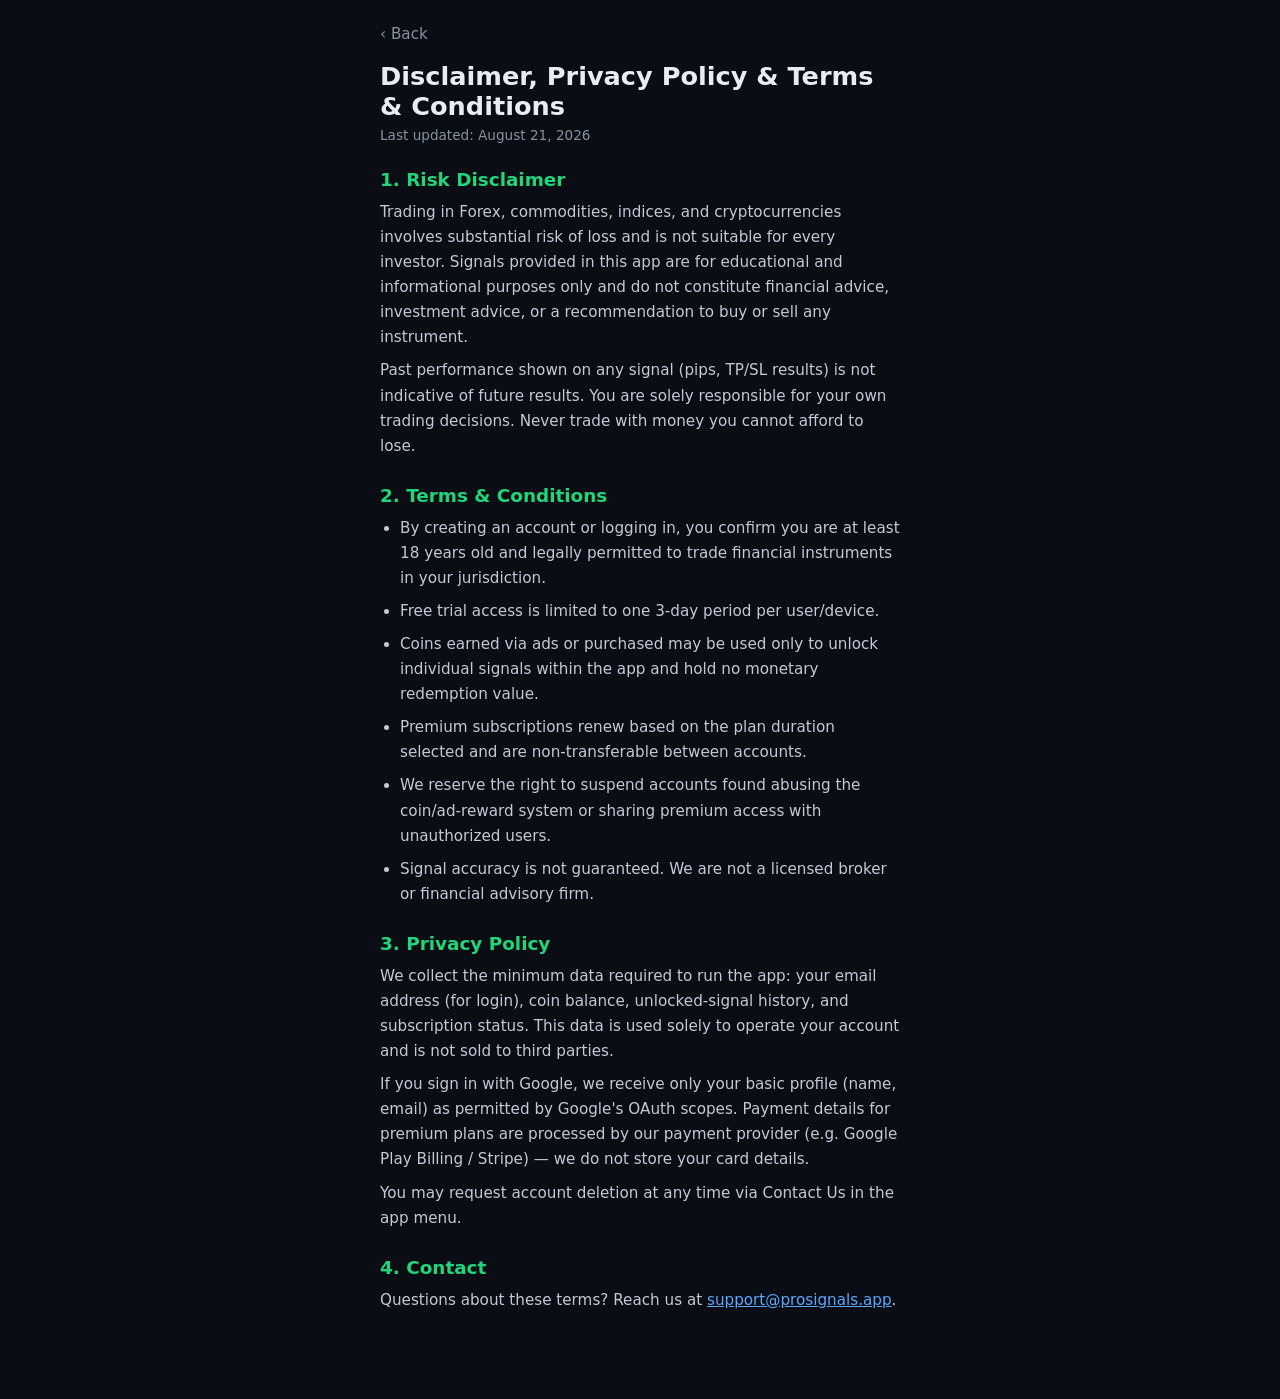
<file: terms.html>
<!DOCTYPE html>
<html lang="en">
<head>
<meta charset="UTF-8">
<meta name="viewport" content="width=device-width, initial-scale=1.0">
<title>Terms, Privacy &amp; Disclaimer — ProSignals</title>
<meta name="theme-color" content="#0a0d13">
<link rel="icon" href="icon.svg" type="image/svg+xml">
<link rel="stylesheet" href="style.css">
<link rel="stylesheet" href="auth.css">
</head>
<body>
<div class="terms-wrap">
  <a href="javascript:history.back()" class="terms-back">‹ Back</a>
  <h1>Disclaimer, Privacy Policy &amp; Terms &amp; Conditions</h1>
  <p class="updated">Last updated: August 21, 2026</p>

  <div class="terms-section">
    <h2>1. Risk Disclaimer</h2>
    <p>Trading in Forex, commodities, indices, and cryptocurrencies involves substantial risk of loss and is not suitable for every investor. Signals provided in this app are for educational and informational purposes only and do not constitute financial advice, investment advice, or a recommendation to buy or sell any instrument.</p>
    <p>Past performance shown on any signal (pips, TP/SL results) is not indicative of future results. You are solely responsible for your own trading decisions. Never trade with money you cannot afford to lose.</p>
  </div>

  <div class="terms-section">
    <h2>2. Terms &amp; Conditions</h2>
    <ul>
      <li>By creating an account or logging in, you confirm you are at least 18 years old and legally permitted to trade financial instruments in your jurisdiction.</li>
      <li>Free trial access is limited to one 3-day period per user/device.</li>
      <li>Coins earned via ads or purchased may be used only to unlock individual signals within the app and hold no monetary redemption value.</li>
      <li>Premium subscriptions renew based on the plan duration selected and are non-transferable between accounts.</li>
      <li>We reserve the right to suspend accounts found abusing the coin/ad-reward system or sharing premium access with unauthorized users.</li>
      <li>Signal accuracy is not guaranteed. We are not a licensed broker or financial advisory firm.</li>
    </ul>
  </div>

  <div class="terms-section">
    <h2>3. Privacy Policy</h2>
    <p>We collect the minimum data required to run the app: your email address (for login), coin balance, unlocked-signal history, and subscription status. This data is used solely to operate your account and is not sold to third parties.</p>
    <p>If you sign in with Google, we receive only your basic profile (name, email) as permitted by Google's OAuth scopes. Payment details for premium plans are processed by our payment provider (e.g. Google Play Billing / Stripe) — we do not store your card details.</p>
    <p>You may request account deletion at any time via Contact Us in the app menu.</p>
  </div>

  <div class="terms-section">
    <h2>4. Contact</h2>
    <p>Questions about these terms? Reach us at <a href="mailto:support@prosignals.app" style="color:#5aa7ff;">support@prosignals.app</a>.</p>
  </div>
</div>
</body>
</html>
</file>
<file: style.css>
:root{
  --bg:#0a0d13;
  --bg-elev:#121722;
  --card:#151b28;
  --card-border:#232b3a;
  --text:#e8ecf3;
  --text-dim:#8891a3;
  --green:#20d67a;
  --green-dim:#163625;
  --red:#ff5461;
  --red-dim:#3a1a1e;
  --gold:#f0b429;
  --blue:#4d9fff;
  --radius:16px;
  font-size:16px;
}
*{box-sizing:border-box; margin:0; padding:0; -webkit-tap-highlight-color:transparent;}
html,body{height:100%;}
body{
  background:var(--bg);
  color:var(--text);
  font-family:'Segoe UI', system-ui, -apple-system, Roboto, Helvetica, Arial, sans-serif;
  overflow-x:hidden;
}
button{font-family:inherit; border:none; background:none; color:inherit; cursor:pointer;}
select{font-family:inherit;}

/* ===== APP SHELL ===== */
.app{
  max-width:520px;
  margin:0 auto;
  min-height:100vh;
  display:flex;
  flex-direction:column;
  padding-bottom:24px;
}

.topbar{
  display:flex; align-items:center; gap:14px;
  padding:18px 18px 12px;
  position:sticky; top:0; z-index:5;
  background:linear-gradient(180deg, var(--bg) 80%, transparent);
}
.topbar h1{font-size:1.5rem; font-weight:700; flex:1;}
.icon-btn{font-size:1.4rem; padding:6px 8px; border-radius:10px; color:var(--text);}
.icon-btn:active{background:var(--card-border);}
.topbar-right{display:flex; align-items:center; gap:6px;}
.coin-pill{
  display:flex; align-items:center; gap:6px;
  background:linear-gradient(135deg,#3a2f0d,#1a1a14);
  border:1px solid #5c4a12;
  color:var(--gold); font-weight:700;
  padding:8px 14px; border-radius:20px; font-size:0.95rem;
}

.more-menu{
  position:absolute; top:48px; right:0;
  background:var(--bg-elev); border:1px solid var(--card-border);
  border-radius:14px; min-width:180px;
  box-shadow:0 12px 30px rgba(0,0,0,0.5);
  opacity:0; pointer-events:none; transform:translateY(-8px);
  transition:all .18s ease; z-index:15; overflow:hidden;
}
.more-menu.show{opacity:1; pointer-events:auto; transform:translateY(0);}
.more-item{
  display:block; width:100%; text-align:left;
  padding:14px 18px; color:var(--text); font-size:0.98rem;
  text-decoration:none; border-bottom:1px solid var(--card-border);
}
.more-item:last-child{border-bottom:none;}
.more-item:active{background:var(--card);}
.more-item.danger{color:var(--red);}

/* ===== TABS ===== */
.tabs{
  display:flex; gap:6px;
  padding:4px 18px 14px;
  overflow-x:auto;
}
.tab{
  flex:1; text-align:center;
  padding:10px 6px;
  color:var(--text-dim);
  font-weight:700; letter-spacing:.03em;
  font-size:0.85rem;
  border-bottom:3px solid transparent;
  white-space:nowrap;
}
.tab.active{color:var(--green); border-color:var(--green);}

/* ===== VIEWS ===== */
.view{padding:0 18px;}
.view.hidden{display:none;}

/* ===== SIGNAL CARDS ===== */
.signals-list{display:flex; flex-direction:column; gap:14px;}
.date-sep{
  color:var(--text-dim);
  font-size:0.95rem;
  margin:6px 2px 2px;
}
.signal-card{
  background:var(--card);
  border:1px solid var(--card-border);
  border-radius:var(--radius);
  padding:16px;
  transition:background .15s;
}
.signal-row{display:flex; align-items:center; gap:12px; cursor:pointer;}
.dir-badge{
  font-size:0.78rem; font-weight:800; letter-spacing:.02em;
  padding:5px 10px; border-radius:8px; border:1px solid;
  display:flex; align-items:center; gap:4px; flex-shrink:0;
}
.dir-badge.buy{color:var(--green); border-color:var(--green); background:rgba(32,214,122,0.08);}
.dir-badge.sell{color:var(--red); border-color:var(--red); background:rgba(255,84,97,0.08);}
.live-dot{width:8px;height:8px;border-radius:50%;background:var(--green); flex-shrink:0; box-shadow:0 0 8px var(--green);}
.pair-name{font-weight:700; font-size:1.05rem;}
.pair-price{color:var(--text-dim); font-weight:400; margin-left:4px; font-size:0.95rem;}
.signal-title-wrap{flex:1; min-width:0;}
.signal-title-wrap .pair-line{display:flex; align-items:baseline; flex-wrap:wrap; gap:4px;}
.signal-time{color:var(--text-dim); font-size:0.82rem; margin-top:2px;}
.signal-right{display:flex; flex-direction:column; align-items:flex-end; gap:6px;}
.pips{font-weight:700; font-size:1.05rem;}
.pips.pos{color:var(--green);}
.pips.neg{color:var(--red);}
.status-chip{
  font-size:0.72rem; font-weight:700; letter-spacing:.02em;
  padding:4px 10px; border-radius:8px; border:1px solid;
  white-space:nowrap;
}
.status-chip.done{color:var(--green); border-color:var(--green);}
.status-chip.hit{color:var(--red); border-color:var(--red);}
.status-chip.live{color:var(--blue); border-color:var(--blue);}
.lock-icon{font-size:1.1rem; margin:0 4px;}
.chevron{color:var(--text-dim); font-size:0.9rem; transition:transform .2s;}
.signal-card.expanded .chevron{transform:rotate(180deg);}

.signal-details{
  max-height:0; overflow:hidden;
  transition:max-height .25s ease;
}
.signal-card.expanded .signal-details{max-height:400px; margin-top:14px;}
.details-inner{border-top:1px solid var(--card-border); padding-top:14px; display:flex; flex-direction:column; gap:12px;}
.detail-row{display:flex; justify-content:space-between; align-items:center; font-size:0.95rem;}
.detail-row .label{color:var(--text-dim);}
.detail-row .val{font-weight:700;}
.detail-row .val.sl{color:var(--red);}
.tp-check{color:var(--green); margin-right:6px;}
.tp-wait{color:var(--gold); margin-right:6px;}

.locked-actions{display:flex; gap:10px; margin-top:2px;}
.btn-upgrade{
  flex:1; text-align:center;
  padding:12px; border-radius:12px;
  background:linear-gradient(135deg,#3a2f0d,#241d08);
  border:1px solid var(--gold);
  color:var(--gold); font-weight:700; font-size:0.95rem;
}
.btn-unlock{
  flex:1; text-align:center;
  padding:12px; border-radius:12px;
  background:var(--bg-elev);
  border:1px solid var(--card-border);
  color:var(--text); font-weight:600; font-size:0.9rem;
}

/* ===== TRIAL / REWARDS / GENERIC / PREMIUM shared card look ===== */
.trial-card, .rewards-card, .generic-card{
  background:var(--card); border:1px solid var(--card-border);
  border-radius:var(--radius); padding:32px 24px;
  text-align:center; margin-top:30px;
}
.trial-icon, .rewards-icon, .generic-icon{font-size:2.6rem; margin-bottom:14px;}
.trial-card h2, .rewards-card h2, .generic-card h2{margin-bottom:10px;}
.trial-card p, .rewards-card p, .generic-card p{color:var(--text-dim); font-size:0.95rem; margin-bottom:20px; line-height:1.5;}
.trial-status, .rewards-note{color:var(--green); font-weight:600; margin-top:14px; font-size:0.9rem;}
.rewards-balance{font-size:1.1rem; margin-bottom:18px;}
.rewards-balance b{color:var(--gold);}

.btn-primary{
  background:linear-gradient(135deg,#26e08a,#1aa860);
  color:#04150c; font-weight:800;
  padding:14px 24px; border-radius:14px; font-size:1rem;
  width:100%;
}
.btn-primary:active{filter:brightness(0.9);}
.btn-ghost{
  background:var(--bg-elev); border:1px solid var(--card-border);
  color:var(--text); font-weight:600;
  padding:14px 24px; border-radius:14px; width:100%;
}

/* ===== PROFILE VIEW ===== */
.profile-card{
  background:var(--card); border:1px solid var(--card-border);
  border-radius:var(--radius); padding:32px 24px; margin-top:20px; text-align:center;
}
.profile-avatar{
  width:76px; height:76px; border-radius:50%;
  background:var(--bg-elev); border:2px solid var(--green);
  display:flex; align-items:center; justify-content:center;
  font-size:2.2rem; margin:0 auto 14px;
}
.profile-email{color:var(--text-dim); font-size:0.9rem; margin-bottom:22px;}
.profile-stats{display:flex; justify-content:space-around; margin-bottom:24px; padding:18px 0; border-top:1px solid var(--card-border); border-bottom:1px solid var(--card-border);}
.profile-stat{display:flex; flex-direction:column; gap:4px;}
.stat-num{font-size:1.4rem; font-weight:800; color:var(--green);}
.stat-label{color:var(--text-dim); font-size:0.78rem;}
.profile-row{display:flex; justify-content:space-between; font-size:0.92rem; padding:10px 0; color:var(--text-dim);}
.profile-row span:last-child{color:var(--text); font-weight:600;}

/* ===== PREMIUM VIEW ===== */
.premium-hero{text-align:center; padding:24px 0 14px;}
.crown{font-size:2.6rem;}
.premium-hero h2{color:var(--gold); font-size:1.4rem; margin:8px 0 4px;}
.premium-hero p{color:var(--text-dim);}
.quote-card{
  background:linear-gradient(135deg,#0d2140,#241238);
  border:1px solid #3a3f6b;
  border-radius:var(--radius);
  padding:26px 22px;
  color:#9fb3d9; font-style:italic; line-height:1.6;
  margin:10px 0 22px;
}
.field-label{display:block; color:var(--text-dim); font-size:0.9rem; margin:14px 0 8px;}
.segment-select{
  width:100%; padding:14px; border-radius:14px;
  background:var(--card); border:1px solid var(--card-border);
  color:var(--text); font-size:1rem; margin-bottom:6px;
}
.plans-list{display:flex; flex-direction:column; gap:14px; margin-top:10px;}
.plan-card{
  background:var(--card); border:1px solid var(--card-border);
  border-radius:var(--radius); padding:18px;
  cursor:pointer;
}
.plan-card.popular{border-color:var(--gold);}
.plan-card.expanded{border-color:var(--green);}
.plan-top{display:flex; justify-content:space-between; align-items:center; gap:10px;}
.plan-left .plan-name-row{display:flex; align-items:center; gap:8px;}
.plan-name-row h3{font-size:1.15rem;}
.badge-popular{
  background:rgba(240,180,41,0.15); color:var(--gold);
  font-size:0.7rem; font-weight:700; padding:3px 8px; border-radius:8px;
}
.plan-left p{color:var(--text-dim); font-size:0.88rem; margin-top:4px;}
.plan-right{text-align:right; flex-shrink:0;}
.plan-old{color:var(--text-dim); text-decoration:line-through; font-size:0.85rem;}
.plan-price{font-size:1.35rem; font-weight:800;}
.plan-discount{
  color:var(--green); background:rgba(32,214,122,0.1);
  font-size:0.72rem; font-weight:700; padding:3px 8px; border-radius:8px;
  margin-top:4px; display:inline-block;
}
.plan-chevron{color:var(--text-dim); font-size:0.85rem; text-align:center; margin-top:8px;}
.plan-expand{max-height:0; overflow:hidden; transition:max-height .25s ease;}
.plan-card.expanded .plan-expand{max-height:340px; margin-top:14px;}
.plan-expand-inner{border-top:1px solid var(--card-border); padding-top:14px;}
.plan-permonth{color:var(--text-dim); font-size:0.9rem; margin-bottom:12px;}
.plan-feature{display:flex; align-items:center; gap:8px; font-size:0.92rem; margin-bottom:10px;}
.plan-select-btn{
  width:100%; margin-top:8px;
  background:linear-gradient(135deg,#26e08a,#1aa860);
  color:#04150c; font-weight:800; padding:13px; border-radius:12px; font-size:0.98rem;
}

.benefits-card{
  background:var(--card); border:1px solid var(--card-border);
  border-radius:var(--radius); padding:20px; margin:24px 0 10px;
}
.benefits-card h3{margin-bottom:14px; font-size:1.05rem;}
.benefit-row{display:flex; align-items:center; gap:10px; font-size:0.92rem; margin-bottom:12px; color:var(--text);}
.benefit-row:last-child{margin-bottom:0;}

/* ===== CHECKOUT VIEW ===== */
.checkout-summary{
  display:flex; align-items:center; gap:14px;
  background:var(--card); border:1px solid var(--card-border);
  border-radius:var(--radius); padding:18px; margin:20px 0 16px;
}
.checkout-avatar{
  width:52px; height:52px; border-radius:50%;
  background:var(--bg-elev); border:2px solid var(--green);
  display:flex; align-items:center; justify-content:center; font-size:1.5rem; flex-shrink:0;
}
.checkout-name{font-weight:700; font-size:1.05rem;}
.checkout-email{color:var(--text-dim); font-size:0.85rem;}
.checkout-plan-card{
  background:var(--card); border:1px solid var(--card-border);
  border-radius:var(--radius); padding:20px; margin-bottom:20px;
}
.checkout-plan-row{display:flex; justify-content:space-between; margin-bottom:16px;}
.checkout-label{color:var(--text-dim); font-size:0.82rem; margin-bottom:6px;}
.checkout-plan-name{font-weight:700; font-size:1.05rem;}
.checkout-plan-tier{color:var(--text-dim); font-size:0.9rem;}
.checkout-amount{font-size:1.5rem; font-weight:800; color:var(--green);}
.checkout-dates{border-top:1px solid var(--card-border); padding-top:14px; display:flex; flex-direction:column; gap:8px; font-size:0.88rem; color:var(--text-dim);}
.payment-methods{display:flex; flex-direction:column; gap:12px;}
.payment-method{
  display:flex; align-items:center; gap:14px;
  background:var(--card); border:1px solid var(--card-border);
  border-radius:14px; padding:16px; width:100%; text-align:left;
}
.payment-method:active{background:var(--bg-elev);}
.pm-icon{font-size:1.3rem; width:32px; text-align:center; flex-shrink:0;}
.pm-text{flex:1; display:flex; flex-direction:column;}
.pm-text b{font-size:0.98rem;}
.pm-text small{color:var(--text-dim); font-size:0.78rem; margin-top:2px;}
.pm-arrow{color:var(--text-dim);}

/* ===== DRAWER ===== */
.overlay{
  position:fixed; inset:0; background:rgba(0,0,0,0.55);
  opacity:0; pointer-events:none; transition:opacity .25s;
  z-index:20;
}
.overlay.show{opacity:1; pointer-events:auto;}
.drawer{
  position:fixed; top:0; left:0; bottom:0;
  width:280px; max-width:82vw;
  background:var(--bg-elev);
  transform:translateX(-100%);
  transition:transform .28s ease;
  z-index:21;
  display:flex; flex-direction:column;
  border-right:1px solid var(--card-border);
}
.drawer.open{transform:translateX(0);}
.drawer-head{padding:28px 20px 18px; border-bottom:1px solid var(--card-border);}
.drawer-logo{font-size:1.25rem; font-weight:800;}
.drawer-tag{color:var(--text-dim); font-size:0.8rem; margin-top:4px; letter-spacing:.05em;}
.drawer-nav{flex:1; overflow-y:auto; padding:10px 0;}
.drawer-item{
  width:100%; display:flex; align-items:center; gap:16px;
  padding:14px 20px; font-size:1rem; color:var(--text);
  position:relative;
}
.drawer-item span{font-size:1.1rem; width:22px; text-align:center;}
.drawer-item.active{color:var(--green);}
.drawer-item:active{background:var(--card);}
.drawer-item .dot{
  width:8px; height:8px; border-radius:50%; background:var(--red);
  position:absolute; left:38px; top:12px;
}
.drawer-foot{padding:16px 20px; color:var(--text-dim); font-size:0.8rem; border-top:1px solid var(--card-border);}

/* ===== MODALS ===== */
.modal-overlay{
  position:fixed; inset:0; background:rgba(0,0,0,0.65);
  display:flex; align-items:center; justify-content:center;
  opacity:0; pointer-events:none; transition:opacity .2s;
  z-index:30; padding:24px;
}
.modal-overlay.show{opacity:1; pointer-events:auto;}
.modal{
  background:var(--card); border:1px solid var(--card-border);
  border-radius:20px; padding:30px 24px; max-width:360px; width:100%;
  text-align:center;
}
.modal-icon{font-size:2.4rem; margin-bottom:10px;}
.modal h3{font-size:1.3rem; margin-bottom:14px;}
.modal hr{border:none; border-top:1px solid var(--card-border); margin-bottom:16px;}
.modal p{color:var(--text-dim); line-height:1.5; margin-bottom:22px; font-size:0.95rem;}
.modal-actions{display:flex; gap:10px;}
.ad-progress-wrap{width:100%; height:8px; background:var(--bg-elev); border-radius:6px; overflow:hidden; margin-bottom:14px;}
.ad-progress{height:100%; width:0%; background:var(--green); transition:width 1s linear;}
#adTimerText{font-size:1.6rem; font-weight:800; color:var(--gold);}

/* ===== TOAST ===== */
.toast{
  position:fixed; left:50%; bottom:28px; transform:translateX(-50%) translateY(20px);
  background:var(--card); border:1px solid var(--card-border);
  color:var(--text); padding:13px 20px; border-radius:12px;
  font-size:0.9rem; opacity:0; pointer-events:none; transition:all .25s;
  z-index:50; max-width:88vw; text-align:center;
}
.toast.show{opacity:1; transform:translateX(-50%) translateY(0);}

::-webkit-scrollbar{width:0; height:0;}
</file>
<file: auth.css>
.auth-wrap{
  max-width:480px; margin:0 auto;
  min-height:100vh;
  padding:56px 24px 40px;
  display:flex; flex-direction:column; align-items:center;
}
.auth-logo{
  width:110px; height:110px; border-radius:50%;
  border:3px solid #16d3a3;
  background:#fff;
  display:flex; align-items:center; justify-content:center;
  overflow:hidden;
  margin-bottom:26px;
  box-shadow:0 0 30px rgba(22,211,163,0.25);
}
.auth-logo img{width:78%; height:78%; object-fit:contain;}

.auth-title{
  font-size:2.6rem; font-weight:800; letter-spacing:.03em;
  text-align:center; margin-bottom:10px;
}
.auth-subtitle{color:var(--text-dim); font-size:1.05rem; text-align:center; margin-bottom:36px;}

.auth-card{
  width:100%;
  background:var(--card); border:1px solid var(--card-border);
  border-radius:20px; padding:26px 22px;
  text-align:center;
}
.auth-link{
  color:#5aa7ff; font-size:1.05rem; font-weight:600;
  text-decoration:underline; display:inline-block; margin-bottom:18px;
}
.auth-agree{color:var(--text); font-size:0.98rem; line-height:1.6; margin-bottom:22px;}
.auth-divider{border:none; border-top:1px solid var(--card-border); margin-bottom:20px;}

.auth-btn{
  width:100%; display:flex; align-items:center; justify-content:center; gap:12px;
  background:var(--bg-elev); border:1px solid var(--card-border);
  color:var(--text); font-size:1.02rem; font-weight:600;
  padding:15px; border-radius:14px;
}
.auth-btn:active{background:var(--card-border);}

.auth-or{
  display:flex; align-items:center; gap:12px;
  color:var(--text-dim); font-size:0.85rem; font-weight:600;
  margin:18px 0;
}
.auth-or::before, .auth-or::after{content:""; flex:1; height:1px; background:var(--card-border);}

.help-card{
  width:100%;
  background:var(--card); border:1px solid var(--card-border);
  border-radius:20px; padding:26px 22px; margin-top:20px;
  text-align:center;
}
.help-card h3{font-size:1.2rem; margin-bottom:6px;}
.help-card p{color:var(--text-dim); font-size:0.92rem; margin-bottom:18px;}
.help-icons{display:flex; justify-content:center; gap:16px;}
.help-circle{
  width:46px; height:46px; border-radius:50%;
  display:flex; align-items:center; justify-content:center;
  border:2px solid;
}
.help-circle.blue{color:#5aa7ff; border-color:#5aa7ff;}
.help-circle.green{color:#20d67a; border-color:#20d67a;}

/* ===== Email/Register modal ===== */
.auth-modal{text-align:left;}
.auth-modal h3{text-align:center;}
.field-group{margin-bottom:16px;}
.field-group label{display:block; color:var(--text-dim); font-size:0.85rem; margin-bottom:6px;}
.field-group input{
  width:100%; padding:13px 14px; border-radius:12px;
  background:var(--bg-elev); border:1px solid var(--card-border);
  color:var(--text); font-size:1rem;
}
.field-group input:focus{outline:none; border-color:var(--green);}
.forgot-link{display:block; text-align:right; color:#5aa7ff; font-size:0.85rem; margin-top:8px; text-decoration:none;}
.auth-error{color:var(--red); font-size:0.85rem; min-height:1.2em; margin-bottom:8px;}
.auth-switch{text-align:center; color:var(--text-dim); font-size:0.9rem; margin:14px 0;}
.auth-switch a{color:var(--green); font-weight:600; text-decoration:none; margin-left:4px;}

/* ===== Terms page ===== */
.terms-wrap{max-width:560px; margin:0 auto; padding:24px 20px 60px;}
.terms-back{color:var(--text-dim); font-size:0.95rem; display:inline-flex; align-items:center; gap:6px; margin-bottom:18px; text-decoration:none;}
.terms-wrap h1{font-size:1.6rem; margin-bottom:6px;}
.terms-wrap .updated{color:var(--text-dim); font-size:0.85rem; margin-bottom:26px;}
.terms-section{margin-bottom:26px;}
.terms-section h2{font-size:1.15rem; color:var(--green); margin-bottom:10px;}
.terms-section p, .terms-section li{color:#c3c9d6; font-size:0.95rem; line-height:1.65; margin-bottom:8px;}
.terms-section ul{padding-left:20px;}
</file>
